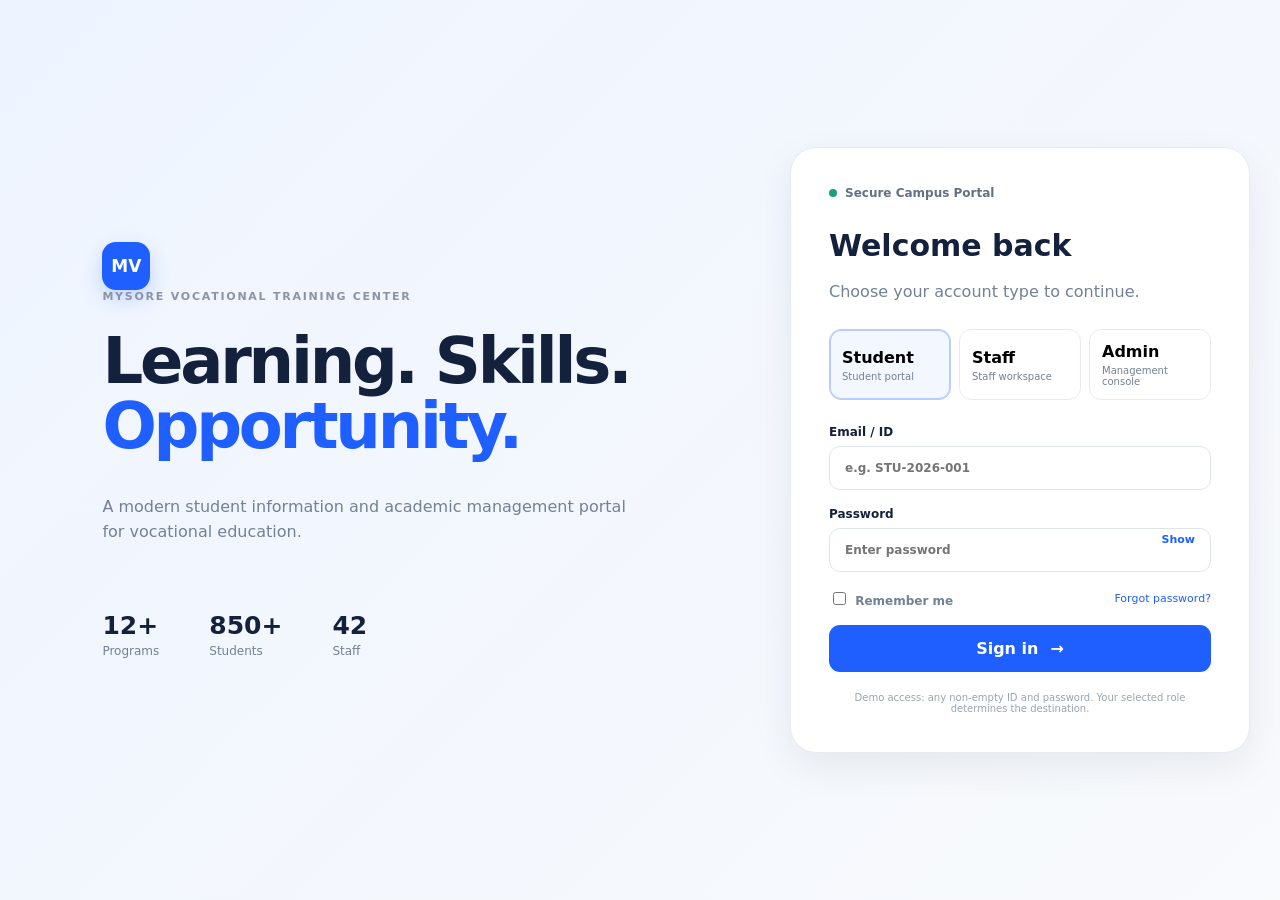
<file: index.html>
<!DOCTYPE html>
<html lang="en">
<head>
<meta charset="UTF-8"><meta name="viewport" content="width=device-width,initial-scale=1.0">
<title>Mysore Vocational Training Center | Portal</title>
<link rel="stylesheet" href="style.css">
</head>
<body class="login-page">
<div class="login-shell">
  <section class="login-brand">
    <div class="brand-mark">MV</div>
    <p class="eyebrow">MYSORE VOCATIONAL TRAINING CENTER</p>
    <h1>Learning. Skills.<br><span>Opportunity.</span></h1>
    <p class="muted">A modern student information and academic management portal for vocational education.</p>
    <div class="login-stats"><div><b>12+</b><span>Programs</span></div><div><b>850+</b><span>Students</span></div><div><b>42</b><span>Staff</span></div></div>
  </section>
  <section class="login-card">
    <div class="card-head"><span class="status-dot"></span><span>Secure Campus Portal</span></div>
    <h2>Welcome back</h2><p class="muted">Choose your account type to continue.</p>
    <div class="role-tabs">
      <button class="role active" data-role="student"><strong>Student</strong><small>Student portal</small></button>
      <button class="role" data-role="staff"><strong>Staff</strong><small>Staff workspace</small></button>
      <button class="role" data-role="admin"><strong>Admin</strong><small>Management console</small></button>
    </div>
    <form id="loginForm">
      <label>Email / ID<input id="loginId" required placeholder="e.g. STU-2026-001"></label>
      <label>Password<div class="password"><input id="password" type="password" required placeholder="Enter password"><button type="button" id="togglePwd">Show</button></div></label>
      <div class="form-row"><label class="check"><input type="checkbox"> Remember me</label><a href="#">Forgot password?</a></div>
      <button class="primary full" type="submit">Sign in <span>→</span></button>
    </form>
    <p class="demo-note">Demo access: any non-empty ID and password. Your selected role determines the destination.</p>
  </section>
</div>
<script src="app.js"></script>
</body></html>
</file>
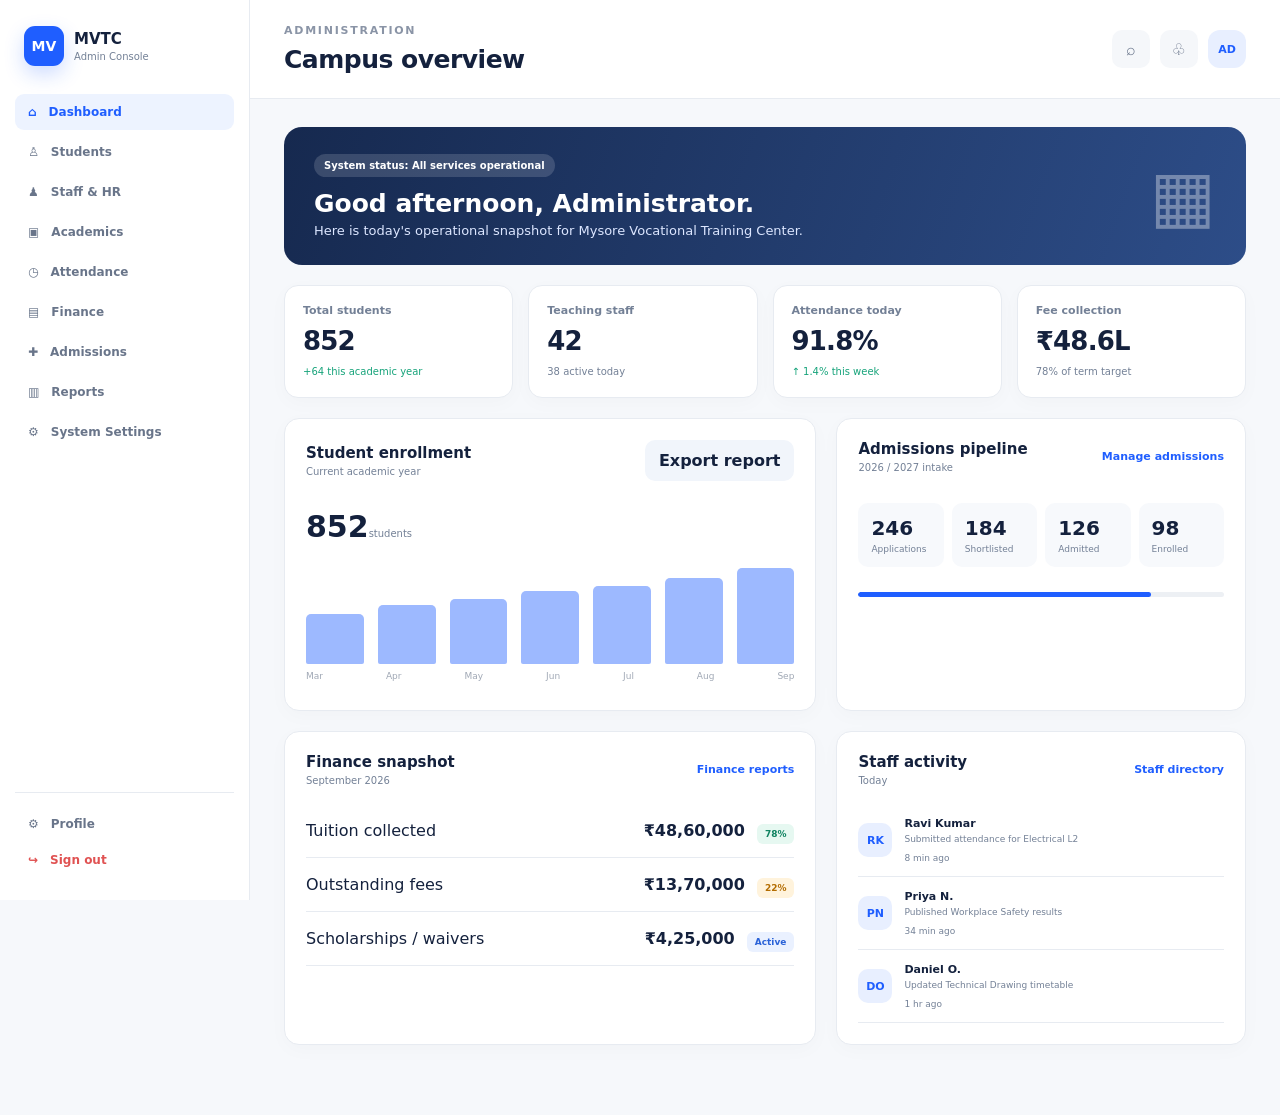
<file: admin.html>
<!DOCTYPE html><html lang="en"><head><meta charset="UTF-8"><meta name="viewport" content="width=device-width,initial-scale=1"><title>Admin Console | MVTC</title><link rel="stylesheet" href="style.css"></head>
<body><div class="app"><aside class="sidebar"><div class="side-brand"><div class="brand-mark small">MV</div><div><b>MVTC</b><small>Admin Console</small></div></div><nav><a class="active" href="admin.html">⌂ <span>Dashboard</span></a><a href="#students">♙ <span>Students</span></a><a href="#staff">♟ <span>Staff & HR</span></a><a href="#academics">▣ <span>Academics</span></a><a href="#attendance">◷ <span>Attendance</span></a><a href="#finance">▤ <span>Finance</span></a><a href="#admissions">✚ <span>Admissions</span></a><a href="#reports">▥ <span>Reports</span></a><a href="#settings">⚙ <span>System Settings</span></a></nav><div class="side-bottom"><a href="#profile">⚙ <span>Profile</span></a><a href="index.html" class="logout">↪ <span>Sign out</span></a></div></aside>
<main class="main"><header class="topbar"><div><button class="mobile-menu">☰</button><p class="eyebrow">ADMINISTRATION</p><h1>Campus overview</h1></div><div class="top-actions"><button class="icon-btn">⌕</button><button class="icon-btn">♧</button><div class="avatar">AD</div></div></header><div class="page">
<div class="welcome-banner admin-banner"><div><span class="pill light">System status: All services operational</span><h2>Good afternoon, Administrator.</h2><p>Here is today's operational snapshot for Mysore Vocational Training Center.</p></div><div class="banner-art">▦</div></div>
<div class="grid stats"><div class="stat"><span>Total students</span><b>852</b><em class="up">+64 this academic year</em></div><div class="stat"><span>Teaching staff</span><b>42</b><em>38 active today</em></div><div class="stat"><span>Attendance today</span><b>91.8%</b><em class="up">↑ 1.4% this week</em></div><div class="stat"><span>Fee collection</span><b>₹48.6L</b><em>78% of term target</em></div></div>
<div class="content-grid"><section class="panel" id="students"><div class="panel-title"><div><h3>Student enrollment</h3><p>Current academic year</p></div><button class="secondary">Export report</button></div><div class="chart"><div class="chart-value"><b>852</b><span>students</span></div><div class="bars"><i style="height:48%"></i><i style="height:56%"></i><i style="height:62%"></i><i style="height:70%"></i><i style="height:74%"></i><i style="height:82%"></i><i style="height:91%"></i></div><div class="months"><span>Mar</span><span>Apr</span><span>May</span><span>Jun</span><span>Jul</span><span>Aug</span><span>Sep</span></div></div></section>
<section class="panel" id="admissions"><div class="panel-title"><div><h3>Admissions pipeline</h3><p>2026 / 2027 intake</p></div><a href="#">Manage admissions</a></div><div class="pipeline"><div><b>246</b><span>Applications</span></div><div><b>184</b><span>Shortlisted</span></div><div><b>126</b><span>Admitted</span></div><div><b>98</b><span>Enrolled</span></div></div><div class="progress"><i style="width:80%"></i></div></section></div>
<div class="content-grid"><section class="panel" id="finance"><div class="panel-title"><div><h3>Finance snapshot</h3><p>September 2026</p></div><a href="#">Finance reports</a></div><div class="finance-row"><span>Tuition collected</span><b>₹48,60,000</b><label class="tag green">78%</label></div><div class="finance-row"><span>Outstanding fees</span><b>₹13,70,000</b><label class="tag orange">22%</label></div><div class="finance-row"><span>Scholarships / waivers</span><b>₹4,25,000</b><label class="tag blue">Active</label></div></section>
<section class="panel" id="staff"><div class="panel-title"><div><h3>Staff activity</h3><p>Today</p></div><a href="#">Staff directory</a></div><div class="activity"><span class="avatar mini">RK</span><div><b>Ravi Kumar</b><p>Submitted attendance for Electrical L2</p><small>8 min ago</small></div></div><div class="activity"><span class="avatar mini">PN</span><div><b>Priya N.</b><p>Published Workplace Safety results</p><small>34 min ago</small></div></div><div class="activity"><span class="avatar mini">DO</span><div><b>Daniel O.</b><p>Updated Technical Drawing timetable</p><small>1 hr ago</small></div></div></section></div>
</div></main></div></body></html>
</file>
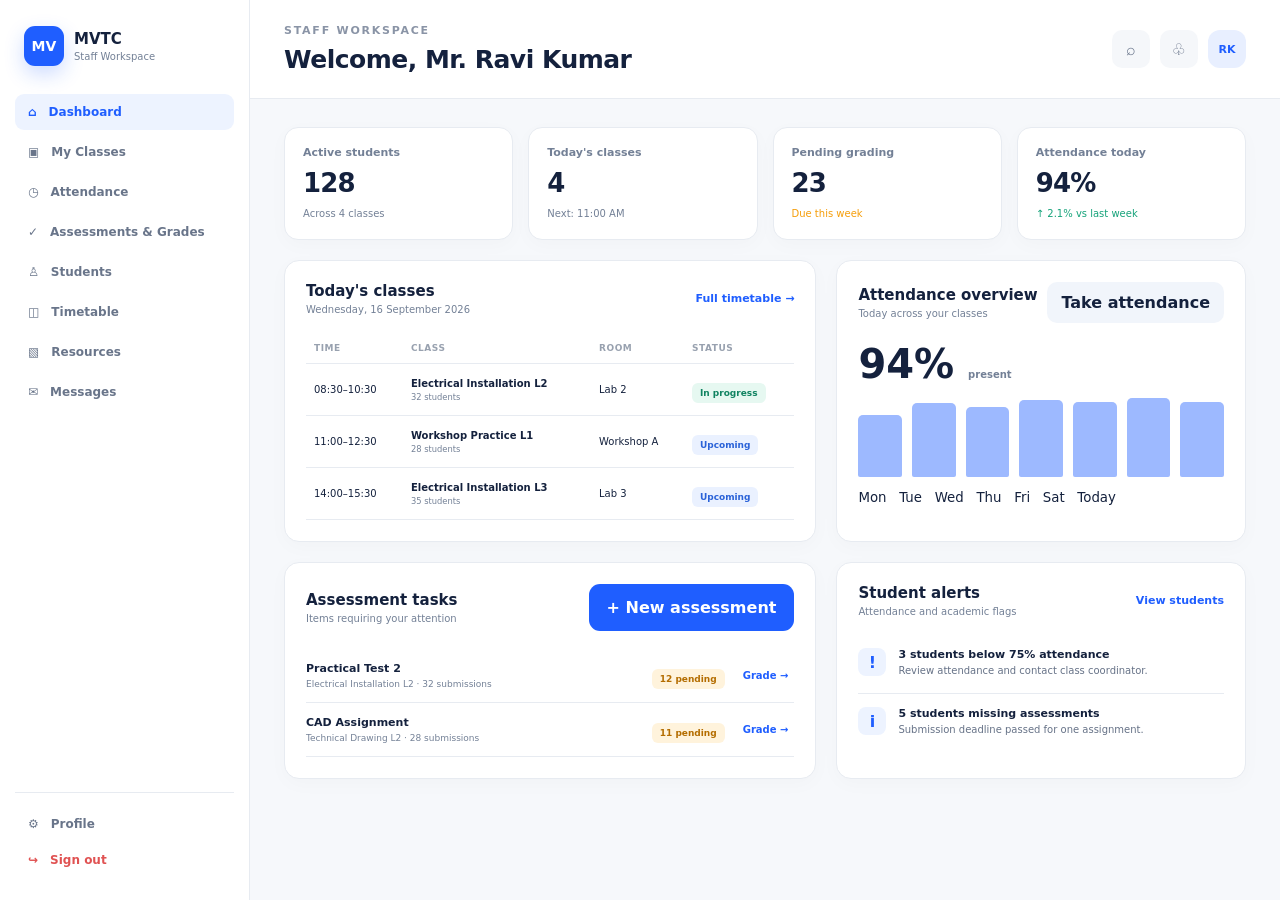
<file: staff.html>
<!DOCTYPE html><html lang="en"><head><meta charset="UTF-8"><meta name="viewport" content="width=device-width,initial-scale=1"><title>Staff Dashboard | MVTC</title><link rel="stylesheet" href="style.css"></head>
<body><div class="app"><aside class="sidebar"><div class="side-brand"><div class="brand-mark small">MV</div><div><b>MVTC</b><small>Staff Workspace</small></div></div><nav><a class="active" href="staff.html">⌂ <span>Dashboard</span></a><a href="#classes">▣ <span>My Classes</span></a><a href="#attendance">◷ <span>Attendance</span></a><a href="#grades">✓ <span>Assessments & Grades</span></a><a href="#students">♙ <span>Students</span></a><a href="#schedule">◫ <span>Timetable</span></a><a href="#resources">▧ <span>Resources</span></a><a href="#messages">✉ <span>Messages</span></a></nav><div class="side-bottom"><a href="#profile">⚙ <span>Profile</span></a><a href="index.html" class="logout">↪ <span>Sign out</span></a></div></aside>
<main class="main"><header class="topbar"><div><button class="mobile-menu">☰</button><p class="eyebrow">STAFF WORKSPACE</p><h1>Welcome, Mr. Ravi Kumar</h1></div><div class="top-actions"><button class="icon-btn">⌕</button><button class="icon-btn">♧</button><div class="avatar">RK</div></div></header><div class="page">
<div class="grid stats"><div class="stat"><span>Active students</span><b>128</b><em>Across 4 classes</em></div><div class="stat"><span>Today's classes</span><b>4</b><em>Next: 11:00 AM</em></div><div class="stat"><span>Pending grading</span><b>23</b><em class="warn">Due this week</em></div><div class="stat"><span>Attendance today</span><b>94%</b><em class="up">↑ 2.1% vs last week</em></div></div>
<div class="content-grid"><section class="panel" id="classes"><div class="panel-title"><div><h3>Today's classes</h3><p>Wednesday, 16 September 2026</p></div><a href="#schedule">Full timetable →</a></div><table><tr><th>Time</th><th>Class</th><th>Room</th><th>Status</th></tr><tr><td>08:30–10:30</td><td><b>Electrical Installation L2</b><small>32 students</small></td><td>Lab 2</td><td><label class="tag green">In progress</label></td></tr><tr><td>11:00–12:30</td><td><b>Workshop Practice L1</b><small>28 students</small></td><td>Workshop A</td><td><label class="tag blue">Upcoming</label></td></tr><tr><td>14:00–15:30</td><td><b>Electrical Installation L3</b><small>35 students</small></td><td>Lab 3</td><td><label class="tag blue">Upcoming</label></td></tr></table></section>
<section class="panel" id="attendance"><div class="panel-title"><div><h3>Attendance overview</h3><p>Today across your classes</p></div><button class="secondary">Take attendance</button></div><div class="big-number">94% <span>present</span></div><div class="mini-bars"><i style="height:78%"></i><i style="height:92%"></i><i style="height:88%"></i><i style="height:96%"></i><i style="height:94%"></i><i style="height:99%"></i><i style="height:94%"></i></div><small>Mon &nbsp; Tue &nbsp; Wed &nbsp; Thu &nbsp; Fri &nbsp; Sat &nbsp; Today</small></section></div>
<div class="content-grid"><section class="panel" id="grades"><div class="panel-title"><div><h3>Assessment tasks</h3><p>Items requiring your attention</p></div><button class="primary">+ New assessment</button></div><div class="task"><div><b>Practical Test 2</b><small>Electrical Installation L2 · 32 submissions</small></div><span class="tag orange">12 pending</span><button class="link-btn">Grade →</button></div><div class="task"><div><b>CAD Assignment</b><small>Technical Drawing L2 · 28 submissions</small></div><span class="tag orange">11 pending</span><button class="link-btn">Grade →</button></div></section>
<section class="panel" id="students"><div class="panel-title"><div><h3>Student alerts</h3><p>Attendance and academic flags</p></div><a href="#">View students</a></div><div class="notice"><span class="notice-icon">!</span><div><b>3 students below 75% attendance</b><p>Review attendance and contact class coordinator.</p></div></div><div class="notice"><span class="notice-icon">i</span><div><b>5 students missing assessments</b><p>Submission deadline passed for one assignment.</p></div></div></section></div>
</div></main></div></body></html>
</file>
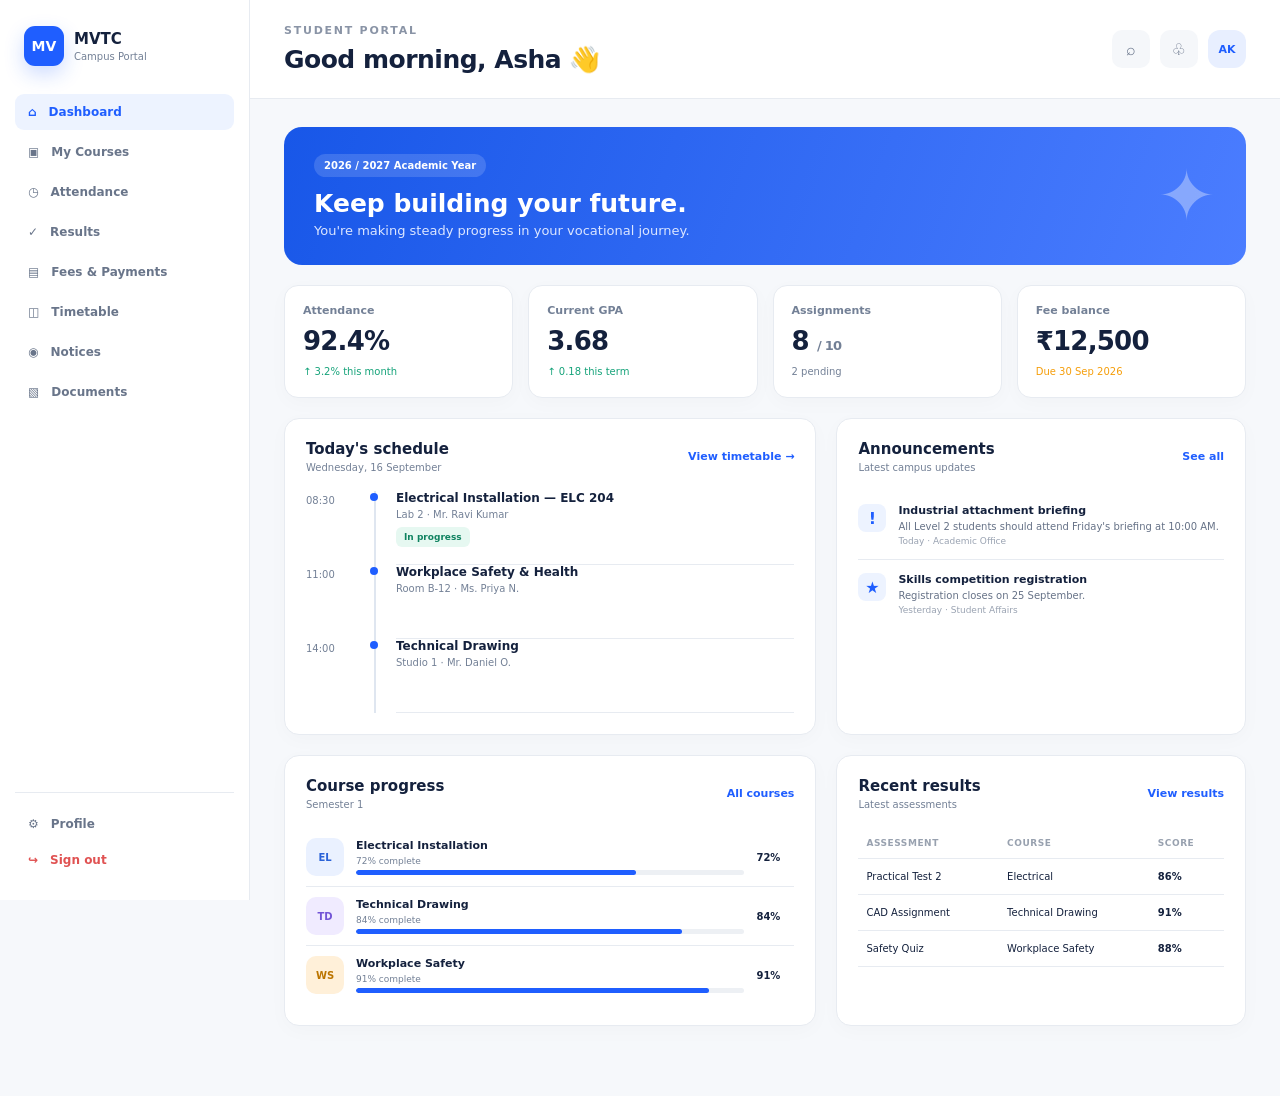
<file: student.html>
<!DOCTYPE html><html lang="en"><head><meta charset="UTF-8"><meta name="viewport" content="width=device-width,initial-scale=1"><title>Student Dashboard | MVTC</title><link rel="stylesheet" href="style.css"></head>
<body data-role-page="student"><div class="app">
<aside class="sidebar"><div class="side-brand"><div class="brand-mark small">MV</div><div><b>MVTC</b><small>Campus Portal</small></div></div>
<nav><a class="active" href="student.html">⌂ <span>Dashboard</span></a><a href="#courses">▣ <span>My Courses</span></a><a href="#attendance">◷ <span>Attendance</span></a><a href="#results">✓ <span>Results</span></a><a href="#fees">▤ <span>Fees & Payments</span></a><a href="#schedule">◫ <span>Timetable</span></a><a href="#notices">◉ <span>Notices</span></a><a href="#documents">▧ <span>Documents</span></a></nav>
<div class="side-bottom"><a href="#profile">⚙ <span>Profile</span></a><a href="index.html" class="logout">↪ <span>Sign out</span></a></div></aside>
<main class="main"><header class="topbar"><div><button class="mobile-menu">☰</button><p class="eyebrow">STUDENT PORTAL</p><h1>Good morning, Asha 👋</h1></div><div class="top-actions"><button class="icon-btn">⌕</button><button class="icon-btn">♧</button><div class="avatar">AK</div></div></header>
<div class="page">
<div class="welcome-banner"><div><span class="pill light">2026 / 2027 Academic Year</span><h2>Keep building your future.</h2><p>You're making steady progress in your vocational journey.</p></div><div class="banner-art">✦</div></div>
<div class="grid stats"><div class="stat"><span>Attendance</span><b>92.4%</b><em class="up">↑ 3.2% this month</em></div><div class="stat"><span>Current GPA</span><b>3.68</b><em class="up">↑ 0.18 this term</em></div><div class="stat"><span>Assignments</span><b>8 <small>/ 10</small></b><em>2 pending</em></div><div class="stat"><span>Fee balance</span><b>₹12,500</b><em class="warn">Due 30 Sep 2026</em></div></div>
<div class="content-grid"><section class="panel"><div class="panel-title"><div><h3>Today's schedule</h3><p>Wednesday, 16 September</p></div><a href="#schedule">View timetable →</a></div><div class="timeline"><div><time>08:30</time><span class="line"></span><article><b>Electrical Installation — ELC 204</b><small>Lab 2 · Mr. Ravi Kumar</small><label class="tag green">In progress</label></article></div><div><time>11:00</time><span class="line"></span><article><b>Workplace Safety & Health</b><small>Room B-12 · Ms. Priya N.</small></article></div><div><time>14:00</time><span class="line"></span><article><b>Technical Drawing</b><small>Studio 1 · Mr. Daniel O.</small></article></div></div></section>
<section class="panel"><div class="panel-title"><div><h3>Announcements</h3><p>Latest campus updates</p></div><a href="#notices">See all</a></div><div class="notice"><span class="notice-icon">!</span><div><b>Industrial attachment briefing</b><p>All Level 2 students should attend Friday's briefing at 10:00 AM.</p><small>Today · Academic Office</small></div></div><div class="notice"><span class="notice-icon">★</span><div><b>Skills competition registration</b><p>Registration closes on 25 September.</p><small>Yesterday · Student Affairs</small></div></div></section></div>
<div class="content-grid"><section class="panel" id="courses"><div class="panel-title"><div><h3>Course progress</h3><p>Semester 1</p></div><a href="#">All courses</a></div><div class="course"><div class="course-icon blue">EL</div><div><b>Electrical Installation</b><small>72% complete</small><div class="progress"><i style="width:72%"></i></div></div><strong>72%</strong></div><div class="course"><div class="course-icon purple">TD</div><div><b>Technical Drawing</b><small>84% complete</small><div class="progress"><i style="width:84%"></i></div></div><strong>84%</strong></div><div class="course"><div class="course-icon orange">WS</div><div><b>Workplace Safety</b><small>91% complete</small><div class="progress"><i style="width:91%"></i></div></div><strong>91%</strong></div></section>
<section class="panel" id="results"><div class="panel-title"><div><h3>Recent results</h3><p>Latest assessments</p></div><a href="#">View results</a></div><table><tr><th>Assessment</th><th>Course</th><th>Score</th></tr><tr><td>Practical Test 2</td><td>Electrical</td><td><b>86%</b></td></tr><tr><td>CAD Assignment</td><td>Technical Drawing</td><td><b>91%</b></td></tr><tr><td>Safety Quiz</td><td>Workplace Safety</td><td><b>88%</b></td></tr></table></section></div>
</div></main></div></body></html>
</file>
<file: style.css>
:root{--ink:#14213d;--muted:#738096;--line:#e7ebf1;--bg:#f6f8fb;--white:#fff;--primary:#1f5eff;--green:#16a37a;--orange:#f59e0b;--purple:#7c5cff;--shadow:0 14px 40px rgba(20,33,61,.07);font-family:Inter,ui-sans-serif,system-ui,-apple-system,BlinkMacSystemFont,"Segoe UI",sans-serif}*{box-sizing:border-box}body{margin:0;color:var(--ink);background:var(--bg)}button,input{font:inherit}a{text-decoration:none;color:var(--primary)}.muted{color:var(--muted);line-height:1.6}.eyebrow{font-size:11px;letter-spacing:.16em;font-weight:800;color:#8a94a6;margin:0 0 8px}.brand-mark{width:48px;height:48px;border-radius:14px;background:var(--primary);color:white;display:grid;place-items:center;font-weight:900;font-size:17px;box-shadow:0 8px 20px rgba(31,94,255,.22)}.brand-mark.small{width:40px;height:40px;border-radius:11px;font-size:14px}.login-page{min-height:100vh;background:linear-gradient(135deg,#eef4ff,#f8fafc)}.login-shell{min-height:100vh;display:grid;grid-template-columns:1fr 520px;max-width:1320px;margin:auto}.login-brand{padding:11vh 8vw;display:flex;flex-direction:column;justify-content:center}.login-brand h1{font-size:clamp(42px,5vw,72px);line-height:1.02;letter-spacing:-.05em;margin:18px 0}.login-brand h1 span{color:var(--primary)}.login-brand>.muted{max-width:530px;font-size:16px}.login-stats{display:flex;gap:50px;margin-top:50px}.login-stats div{display:grid;gap:4px}.login-stats b{font-size:25px}.login-stats span{font-size:12px;color:var(--muted)}.login-card{align-self:center;background:#fff;border:1px solid var(--line);border-radius:26px;padding:38px;box-shadow:var(--shadow);margin:30px}.card-head{display:flex;align-items:center;gap:8px;color:#647084;font-size:12px;font-weight:700;margin-bottom:28px}.status-dot{width:8px;height:8px;border-radius:50%;background:var(--green)}.login-card h2{font-size:30px;margin:0 0 5px}.role-tabs{display:grid;grid-template-columns:repeat(3,1fr);gap:8px;margin:25px 0}.role{border:1px solid var(--line);background:#fff;border-radius:12px;padding:12px;text-align:left;cursor:pointer}.role strong,.role small{display:block}.role small{color:var(--muted);font-size:10px;margin-top:4px}.role.active{border-color:#b8ccff;background:#f3f7ff;box-shadow:inset 0 0 0 1px #b8ccff}.login-card form{display:grid;gap:17px}.login-card label{font-size:12px;font-weight:800}.login-card input:not([type=checkbox]){width:100%;padding:14px 15px;border:1px solid #dfe4ec;border-radius:11px;margin-top:7px;outline:none}.login-card input:focus{border-color:#8eb0ff;box-shadow:0 0 0 3px #eaf0ff}.password{position:relative}.password input{padding-right:60px!important}.password button{position:absolute;right:10px;top:11px;border:0;background:transparent;color:var(--primary);font-size:11px;font-weight:800;cursor:pointer}.form-row{display:flex;justify-content:space-between;align-items:center;font-size:11px}.check{font-weight:600!important;color:var(--muted)}.check input{margin-right:5px}.primary,.secondary,.icon-btn,.link-btn{border:0;cursor:pointer}.primary{background:var(--primary);color:#fff;border-radius:11px;padding:14px 18px;font-weight:800}.primary.full{width:100%;display:flex;justify-content:center;gap:12px}.secondary{background:#f1f5fb;color:var(--ink);border-radius:10px;padding:11px 14px;font-weight:800}.demo-note{font-size:10px;color:#9aa3b2;text-align:center;margin:20px 0 0}.app{display:flex;min-height:100vh}.sidebar{width:250px;background:#fff;border-right:1px solid var(--line);padding:22px 15px;position:fixed;inset:0 auto 0 0;display:flex;flex-direction:column;z-index:5}.side-brand{display:flex;align-items:center;gap:10px;padding:4px 9px 28px}.side-brand b,.side-brand small{display:block}.side-brand b{font-size:15px}.side-brand small{font-size:10px;color:var(--muted);margin-top:3px}nav{display:grid;gap:4px}nav a,.side-bottom a{padding:11px 13px;border-radius:9px;color:#69758a;font-size:12px;font-weight:700;display:flex;gap:12px;align-items:center}nav a.active,nav a:hover{background:#edf3ff;color:var(--primary)}.side-bottom{margin-top:auto;border-top:1px solid var(--line);padding-top:13px}.logout{color:#e05252!important}.main{margin-left:250px;width:calc(100% - 250px)}.topbar{background:#fff;border-bottom:1px solid var(--line);padding:24px 34px;display:flex;justify-content:space-between;align-items:center}.topbar h1{font-size:25px;margin:0;letter-spacing:-.02em}.top-actions{display:flex;align-items:center;gap:10px}.icon-btn{width:38px;height:38px;border-radius:10px;background:#f5f7fa;color:#68748a}.avatar{width:38px;height:38px;border-radius:12px;background:#e8efff;color:var(--primary);display:grid;place-items:center;font-size:11px;font-weight:900}.avatar.mini{width:34px;height:34px;border-radius:10px}.mobile-menu{display:none}.page{padding:28px 34px 50px;max-width:1450px}.welcome-banner{background:linear-gradient(110deg,#1857e8,#4b7dff);color:white;border-radius:18px;padding:27px 30px;display:flex;justify-content:space-between;align-items:center;margin-bottom:20px}.admin-banner{background:linear-gradient(110deg,#16294f,#2d4d88)}.welcome-banner h2{margin:12px 0 5px;font-size:25px}.welcome-banner p{margin:0;color:#dce6ff;font-size:13px}.banner-art{font-size:70px;opacity:.35}.pill{display:inline-block;padding:6px 10px;border-radius:20px;font-size:10px;font-weight:800}.pill.light{background:rgba(255,255,255,.15);color:white}.grid{display:grid;gap:15px}.stats{grid-template-columns:repeat(4,1fr);margin-bottom:20px}.stat{background:#fff;border:1px solid var(--line);border-radius:14px;padding:18px;box-shadow:0 5px 20px rgba(20,33,61,.025)}.stat span{display:block;color:var(--muted);font-size:11px;font-weight:700}.stat b{display:block;font-size:26px;margin:9px 0 4px;letter-spacing:-.03em}.stat b small{font-size:13px;color:var(--muted)}.stat em{font-size:10px;color:var(--muted);font-style:normal}.up{color:var(--green)!important}.warn{color:var(--orange)!important}.content-grid{display:grid;grid-template-columns:1.3fr 1fr;gap:20px;margin-bottom:20px}.panel{background:#fff;border:1px solid var(--line);border-radius:15px;padding:21px;box-shadow:0 5px 20px rgba(20,33,61,.025)}.panel-title{display:flex;justify-content:space-between;align-items:center;margin-bottom:18px}.panel-title h3{font-size:15px;margin:0}.panel-title p{font-size:10px;color:var(--muted);margin:4px 0 0}.panel-title a{font-size:11px;font-weight:800}.timeline>div{display:grid;grid-template-columns:58px 12px 1fr;gap:10px;min-height:74px}.timeline time{font-size:10px;color:var(--muted);padding-top:4px}.timeline .line{width:2px;background:#dfe6f0;position:relative}.timeline .line:before{content:"";position:absolute;top:2px;left:-4px;width:8px;height:8px;background:var(--primary);border-radius:50%}.timeline article{border-bottom:1px solid var(--line);padding-bottom:15px;position:relative}.timeline article b,.timeline article small{display:block}.timeline article b{font-size:12px}.timeline article small{font-size:10px;color:var(--muted);margin-top:4px}.tag{display:inline-block;padding:5px 8px;border-radius:6px;font-size:9px;font-weight:800;margin-top:7px}.tag.green{background:#e6f8f1;color:#108361}.tag.blue{background:#eaf1ff;color:#2a62d8}.tag.orange{background:#fff3dc;color:#b46d00}.notice{display:flex;gap:12px;padding:13px 0;border-bottom:1px solid var(--line)}.notice:last-child{border:0}.notice-icon{width:28px;height:28px;flex:none;border-radius:8px;background:#edf3ff;color:var(--primary);display:grid;place-items:center;font-weight:900}.notice b,.notice p,.notice small{display:block}.notice b{font-size:11px}.notice p{font-size:10px;color:#667287;margin:4px 0}.notice small{font-size:9px;color:#9aa3b2}.course{display:grid;grid-template-columns:38px 1fr 38px;gap:12px;align-items:center;padding:10px 0;border-bottom:1px solid var(--line)}.course:last-child{border:0}.course-icon{width:38px;height:38px;border-radius:10px;display:grid;place-items:center;font-size:10px;font-weight:900}.course-icon.blue{background:#eaf1ff;color:#2a62d8}.course-icon.purple{background:#f0ebff;color:#7254d6}.course-icon.orange{background:#fff0d9;color:#bc7500}.course b,.course small{display:block}.course b{font-size:11px}.course small{font-size:9px;color:var(--muted);margin:4px 0}.course strong{font-size:10px}.progress{height:5px;background:#edf0f4;border-radius:10px;overflow:hidden}.progress i{display:block;height:100%;background:var(--primary);border-radius:10px}table{width:100%;border-collapse:collapse}th{text-align:left;font-size:9px;color:#98a1af;text-transform:uppercase;letter-spacing:.06em;padding:10px 8px;border-bottom:1px solid var(--line)}td{font-size:10px;padding:12px 8px;border-bottom:1px solid var(--line)}td b,td small{display:block}td small{color:var(--muted);margin-top:3px}.big-number{font-size:40px;font-weight:900}.big-number span{font-size:10px;color:var(--muted);font-weight:600}.mini-bars{height:100px;display:flex;align-items:end;gap:10px;padding:10px 0}.mini-bars i,.bars i{display:block;background:#9db9ff;border-radius:5px 5px 2px 2px;flex:1}.task,.finance-row,.activity{display:flex;align-items:center;gap:12px;padding:13px 0;border-bottom:1px solid var(--line)}.task>div,.activity>div{flex:1}.task b,.task small,.activity b,.activity p,.activity small{display:block}.task b,.activity b{font-size:11px}.task small,.activity p,.activity small{font-size:9px;color:var(--muted);margin-top:4px}.link-btn{background:none;color:var(--primary);font-size:10px;font-weight:800}.chart{height:190px;position:relative;padding-top:10px}.chart-value b{font-size:30px}.chart-value span{font-size:10px;color:var(--muted)}.bars{height:105px;display:flex;gap:14px;align-items:end;margin-top:15px}.months{display:flex;justify-content:space-between;color:#a0a8b5;font-size:9px;margin-top:7px}.pipeline{display:grid;grid-template-columns:repeat(4,1fr);gap:8px;margin:30px 0 25px}.pipeline div{background:#f7f9fc;padding:13px;border-radius:10px}.pipeline b,.pipeline span{display:block}.pipeline b{font-size:20px}.pipeline span{font-size:9px;color:var(--muted);margin-top:4px}.finance-row b{margin-left:auto}.activity .avatar{flex:none}@media(max-width:900px){.login-shell{grid-template-columns:1fr}.login-brand{padding:45px 30px 10px}.login-stats{margin-top:25px}.login-card{margin:20px}.sidebar{transform:translateX(-100%);transition:.2s}.sidebar.open{transform:none}.main{margin-left:0;width:100%}.mobile-menu{display:inline-block;background:none;border:0;font-size:20px;margin-right:10px}.topbar{padding:18px 20px}.page{padding:20px}.stats{grid-template-columns:repeat(2,1fr)}.content-grid{grid-template-columns:1fr}}@media(max-width:560px){.login-brand h1{font-size:42px}.login-stats{gap:25px}.role-tabs{grid-template-columns:1fr}.stats{grid-template-columns:1fr}.top-actions .icon-btn{display:none}.topbar h1{font-size:19px}.welcome-banner{padding:22px}.banner-art{display:none}.content-grid{gap:14px}.panel{padding:16px}.pipeline{grid-template-columns:repeat(2,1fr)}}
</file>
